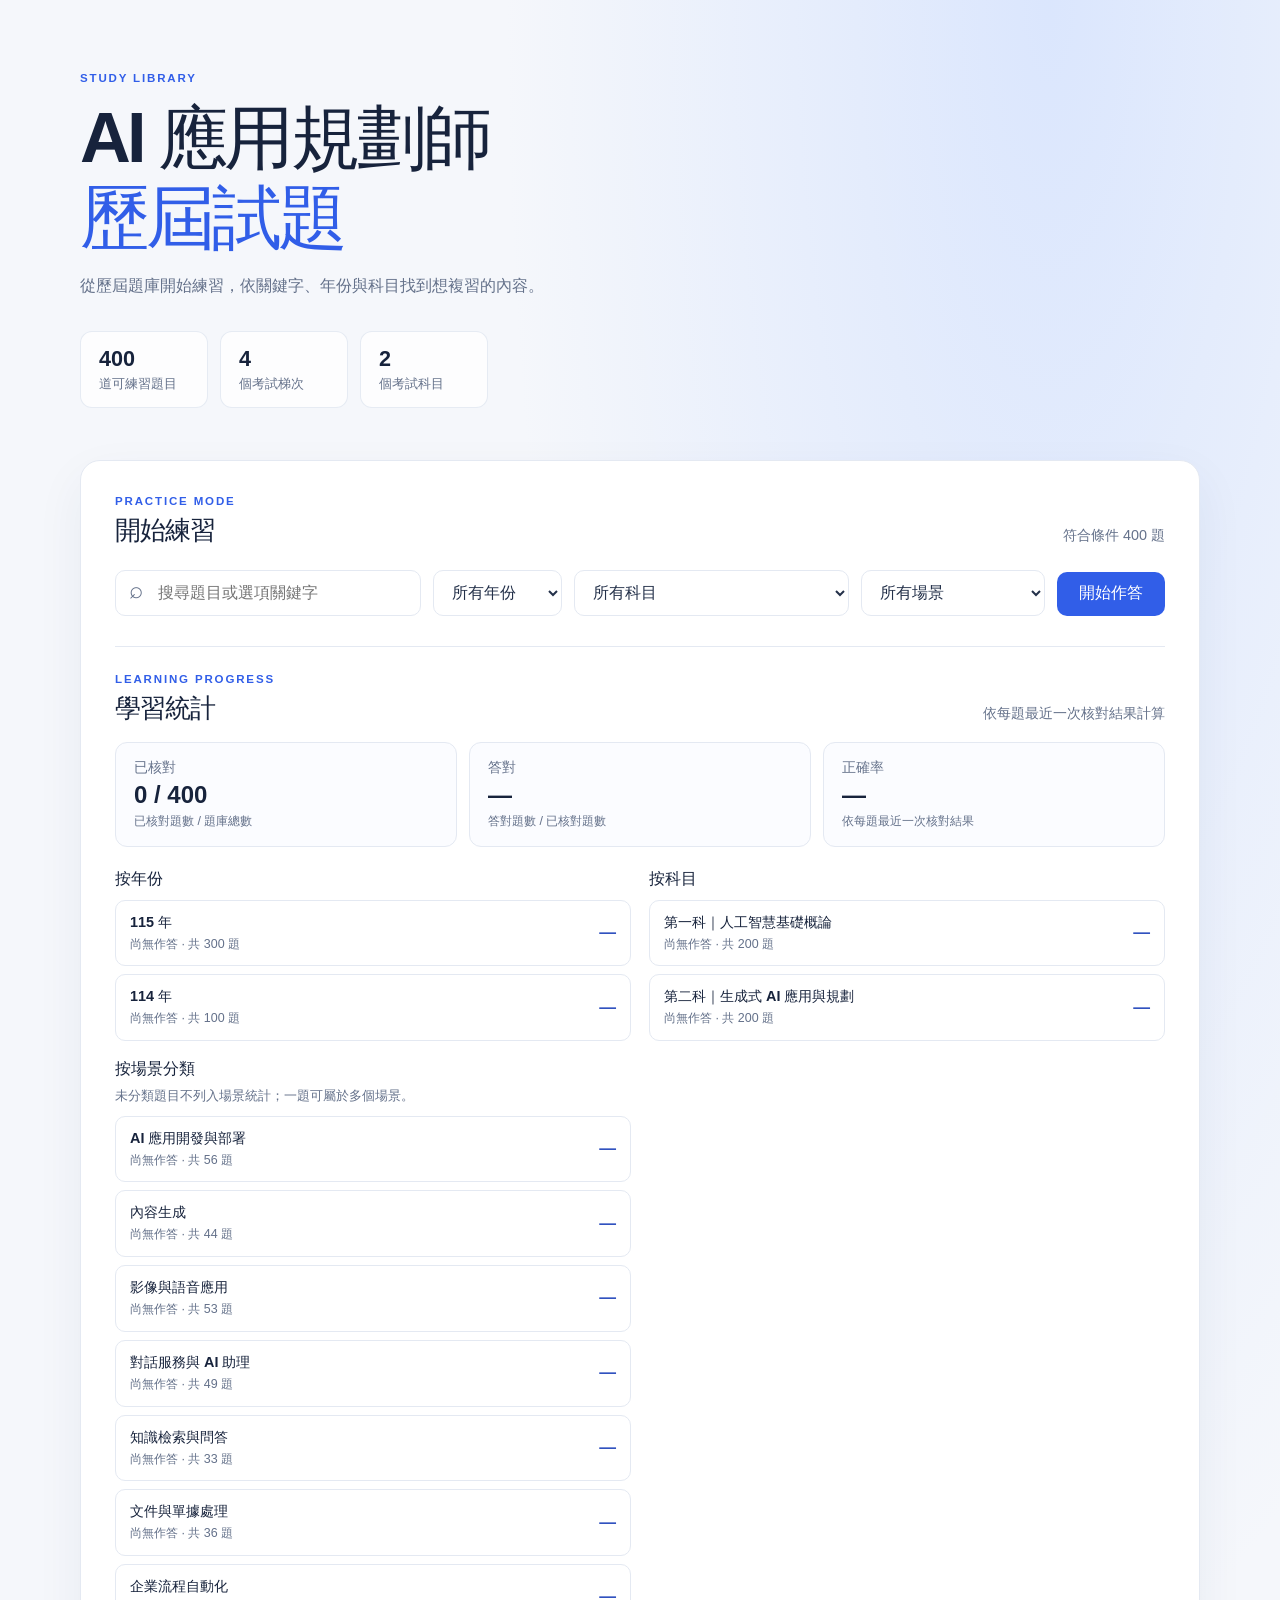
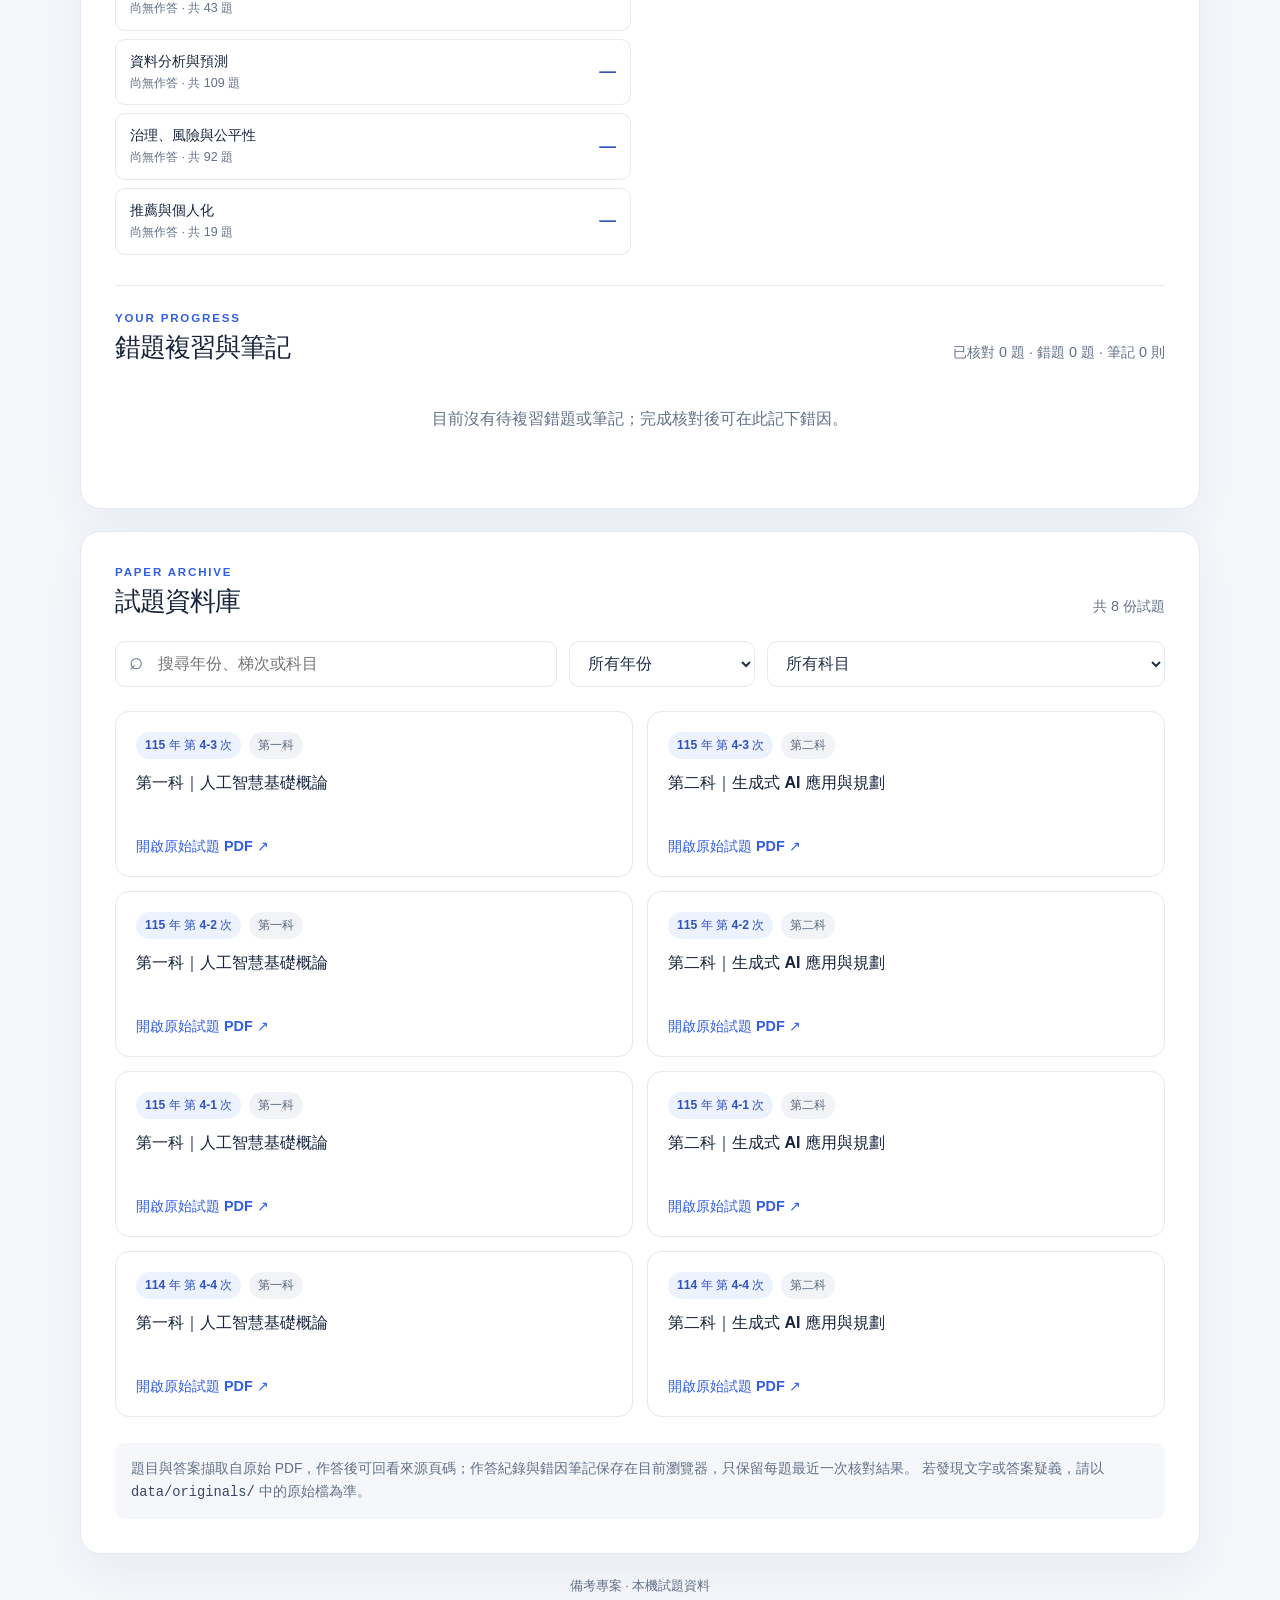
<file: src/index.html>
<!doctype html>
<html lang="zh-Hant">
  <head>
    <meta charset="utf-8">
    <meta name="viewport" content="width=device-width, initial-scale=1">
    <meta name="theme-color" content="#f5f7fb">
    <title>AI 應用規劃師｜歷屆試題</title>
    <link rel="stylesheet" href="./styles.css">
    <script src="../data/extracted/questions.js" defer></script>
    <script src="./app.js" defer></script>
  </head>
  <body>
    <main class="page">
      <header class="hero">
        <p class="eyebrow">STUDY LIBRARY</p>
        <h1>AI 應用規劃師<br><span>歷屆試題</span></h1>
        <p class="intro">從歷屆題庫開始練習，依關鍵字、年份與科目找到想複習的內容。</p>
        <div class="summary" aria-label="試題資料概況">
          <div class="summary-item">
            <strong id="total-question-count">0</strong>
            <span>道可練習題目</span>
          </div>
          <div class="summary-item">
            <strong>4</strong>
            <span>個考試梯次</span>
          </div>
          <div class="summary-item">
            <strong>2</strong>
            <span>個考試科目</span>
          </div>
        </div>
      </header>

      <section class="practice" aria-labelledby="practice-title">
        <div class="section-heading">
          <div>
            <p class="eyebrow">PRACTICE MODE</p>
            <h2 id="practice-title">開始練習</h2>
          </div>
          <p class="result-count" id="question-count" aria-live="polite"></p>
        </div>

        <form class="filters practice-filters" id="practice-filters">
          <label class="search-field">
            <span class="sr-only">搜尋題目內容</span>
            <span class="search-icon" aria-hidden="true">⌕</span>
            <input id="question-search" name="search" type="search" placeholder="搜尋題目或選項關鍵字">
          </label>
          <label>
            <span class="sr-only">練習年份</span>
            <select id="practice-year" name="year">
              <option value="">所有年份</option>
              <option value="115">115 年</option>
              <option value="114">114 年</option>
            </select>
          </label>
          <label>
            <span class="sr-only">練習科目</span>
            <select id="practice-subject" name="subject">
              <option value="">所有科目</option>
              <option value="first">第一科｜人工智慧基礎概論</option>
              <option value="second">第二科｜生成式 AI 應用與規劃</option>
            </select>
          </label>
          <label class="scenario-filter">
            <span class="sr-only">練習場景</span>
            <select id="practice-scenario" name="scenario">
              <option value="">所有場景</option>
              <option value="unclassified">未分類（已檢視）</option>
              <option value="unreviewed">尚未檢視</option>
            </select>
          </label>
          <button class="primary-button" id="start-practice" type="submit">開始作答</button>
        </form>

        <p class="data-error" id="data-error" role="alert" hidden>題庫資料載入失敗，請重新執行題目匯入流程。</p>
        <p class="empty-state" id="practice-empty" hidden>目前條件下沒有題目，請調整搜尋或篩選條件。</p>

        <article class="quiz-card" id="quiz-card" aria-live="polite" hidden>
          <div class="quiz-meta" id="quiz-meta"></div>
          <p class="quiz-progress" id="quiz-progress"></p>
          <h3 class="question-text" id="question-text"></h3>
          <fieldset class="choices" id="choices">
            <legend class="sr-only">選擇答案</legend>
          </fieldset>
          <div class="feedback" id="feedback" role="status" hidden>
            <p id="feedback-text"></p>
            <a id="source-link" target="_blank" rel="noopener"></a>
            <div class="explanation-links" id="explanation-links"></div>
          </div>
          <div class="quiz-controls">
            <button class="secondary-button" id="previous-question" type="button">上一題</button>
            <button class="secondary-button" id="check-answer" type="button">查看答案</button>
            <button class="primary-button" id="next-question" type="button">下一題</button>
          </div>
        </article>

        <div class="quiz-summary" id="quiz-summary" hidden>
          <h3>本回合完成</h3>
          <p id="summary-text"></p>
          <button class="primary-button" id="restart-practice" type="button">再練一次</button>
        </div>

        <section class="learning-stats" aria-labelledby="stats-title">
          <div class="section-heading">
            <div>
              <p class="eyebrow">LEARNING PROGRESS</p>
              <h2 id="stats-title">學習統計</h2>
            </div>
            <p class="result-count">依每題最近一次核對結果計算</p>
          </div>
          <div class="stats-overview" id="stats-overview" aria-live="polite"></div>
          <div class="stats-breakdowns">
            <section class="stats-breakdown" aria-labelledby="year-stats-title">
              <h3 id="year-stats-title">按年份</h3>
              <div class="stats-list" id="year-stats"></div>
            </section>
            <section class="stats-breakdown" aria-labelledby="subject-stats-title">
              <h3 id="subject-stats-title">按科目</h3>
              <div class="stats-list" id="subject-stats"></div>
            </section>
            <section class="stats-breakdown" aria-labelledby="scenario-stats-title">
              <h3 id="scenario-stats-title">按場景分類</h3>
              <p class="stats-note">未分類題目不列入場景統計；一題可屬於多個場景。</p>
              <div class="stats-list" id="scenario-stats"></div>
            </section>
          </div>
        </section>

        <section class="study-records" aria-labelledby="records-title">
          <div class="section-heading">
            <div>
              <p class="eyebrow">YOUR PROGRESS</p>
              <h2 id="records-title">錯題複習與筆記</h2>
            </div>
            <p class="result-count" id="record-summary" aria-live="polite"></p>
          </div>
          <p class="data-error" id="record-error" role="alert" hidden></p>
          <div class="wrong-question-list" id="wrong-question-list"></div>
          <p class="empty-state" id="wrong-empty">目前沒有待複習錯題或筆記；完成核對後可在此記下錯因。</p>
        </section>
      </section>

      <section class="library" aria-labelledby="library-title">
        <div class="section-heading">
          <div>
            <p class="eyebrow">PAPER ARCHIVE</p>
            <h2 id="library-title">試題資料庫</h2>
          </div>
          <p class="result-count" id="result-count" aria-live="polite"></p>
        </div>

        <form class="filters" id="filters">
          <label class="search-field">
            <span class="sr-only">搜尋試題</span>
            <span class="search-icon" aria-hidden="true">⌕</span>
            <input id="search" name="search" type="search" placeholder="搜尋年份、梯次或科目">
          </label>
          <label>
            <span class="sr-only">考試年份</span>
            <select id="year-filter" name="year">
              <option value="">所有年份</option>
              <option value="115">115 年</option>
              <option value="114">114 年</option>
            </select>
          </label>
          <label>
            <span class="sr-only">考試科目</span>
            <select id="subject-filter" name="subject">
              <option value="">所有科目</option>
              <option value="first">第一科｜人工智慧基礎概論</option>
              <option value="second">第二科｜生成式 AI 應用與規劃</option>
            </select>
          </label>
        </form>

        <div class="paper-grid" id="paper-list" aria-live="polite"></div>
        <p class="empty-state" id="empty-state" hidden>找不到符合條件的試題，請調整搜尋內容或篩選條件。</p>
        <p class="notice">
          題目與答案擷取自原始 PDF，作答後可回看來源頁碼；作答紀錄與錯因筆記保存在目前瀏覽器，只保留每題最近一次核對結果。
          若發現文字或答案疑義，請以 <code>data/originals/</code> 中的原始檔為準。
        </p>
      </section>

      <footer>備考專案 · 本機試題資料</footer>
    </main>
  </body>
</html>
</file>
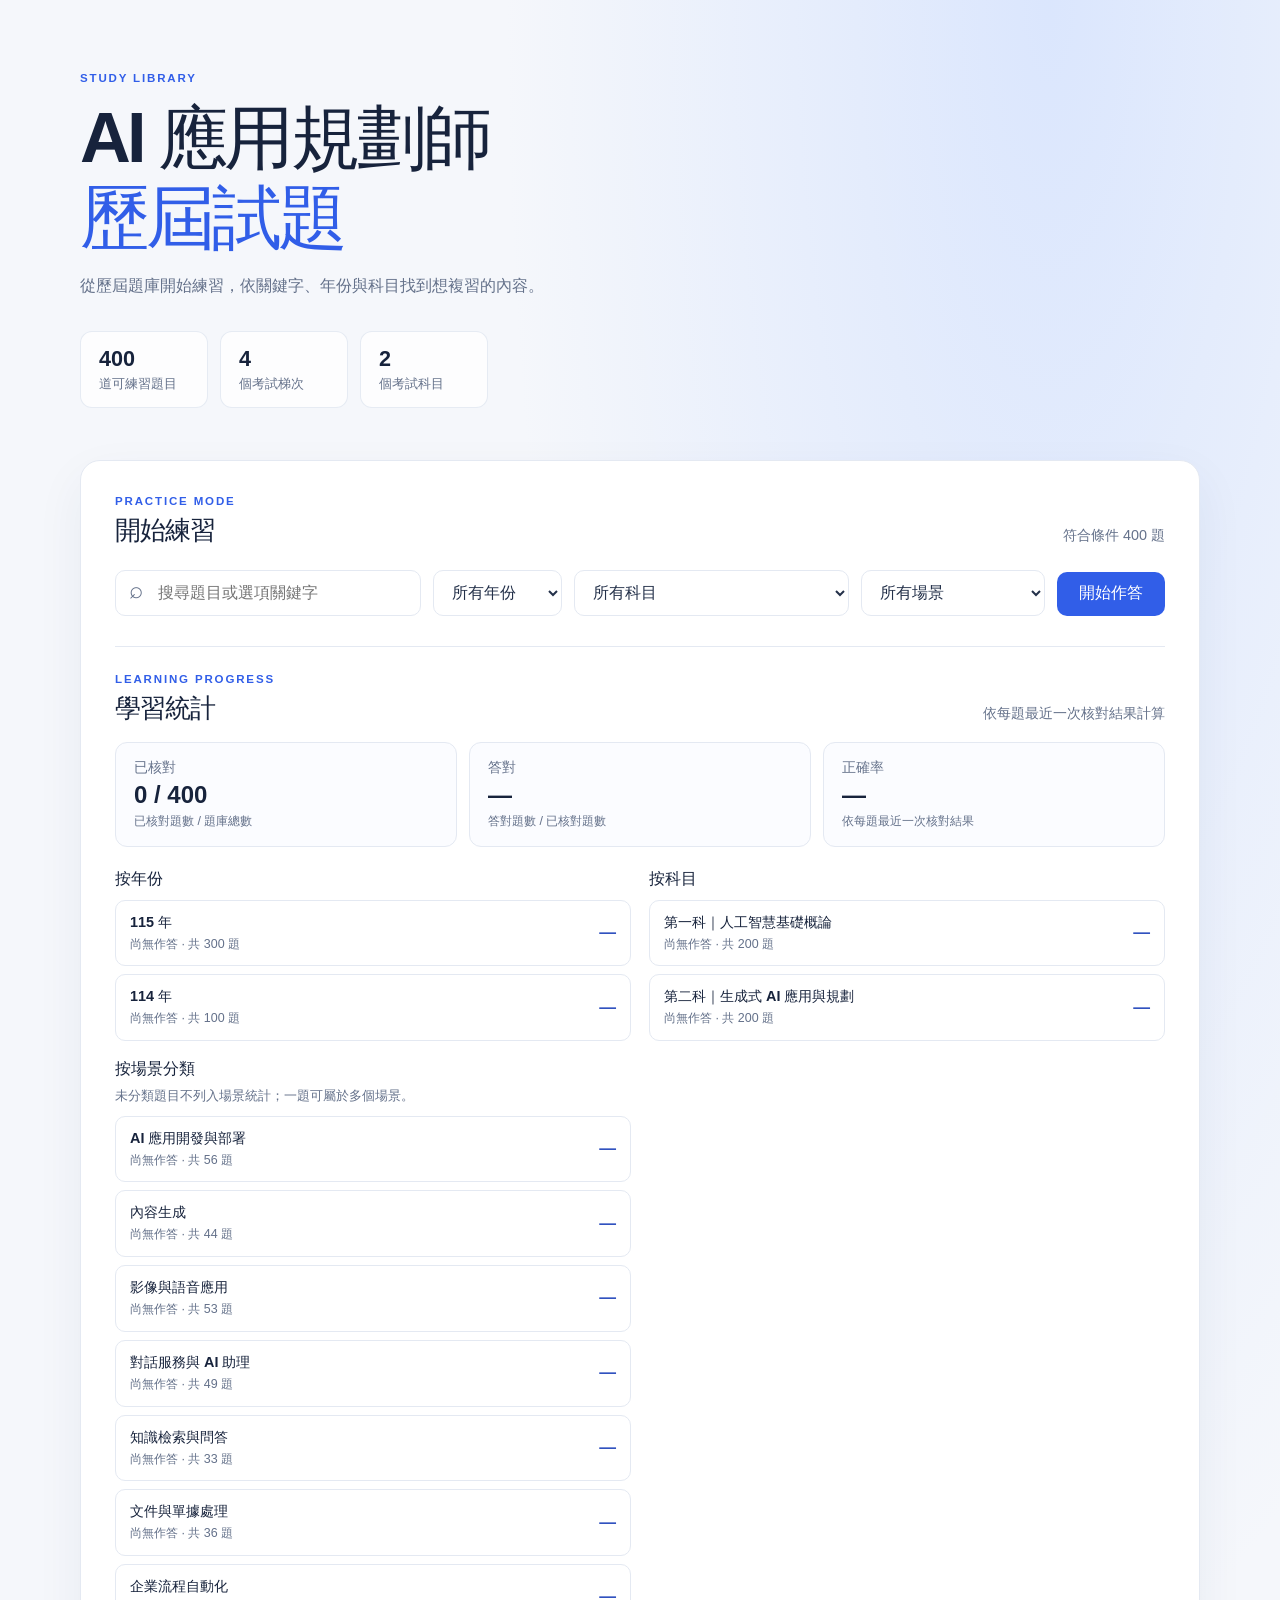
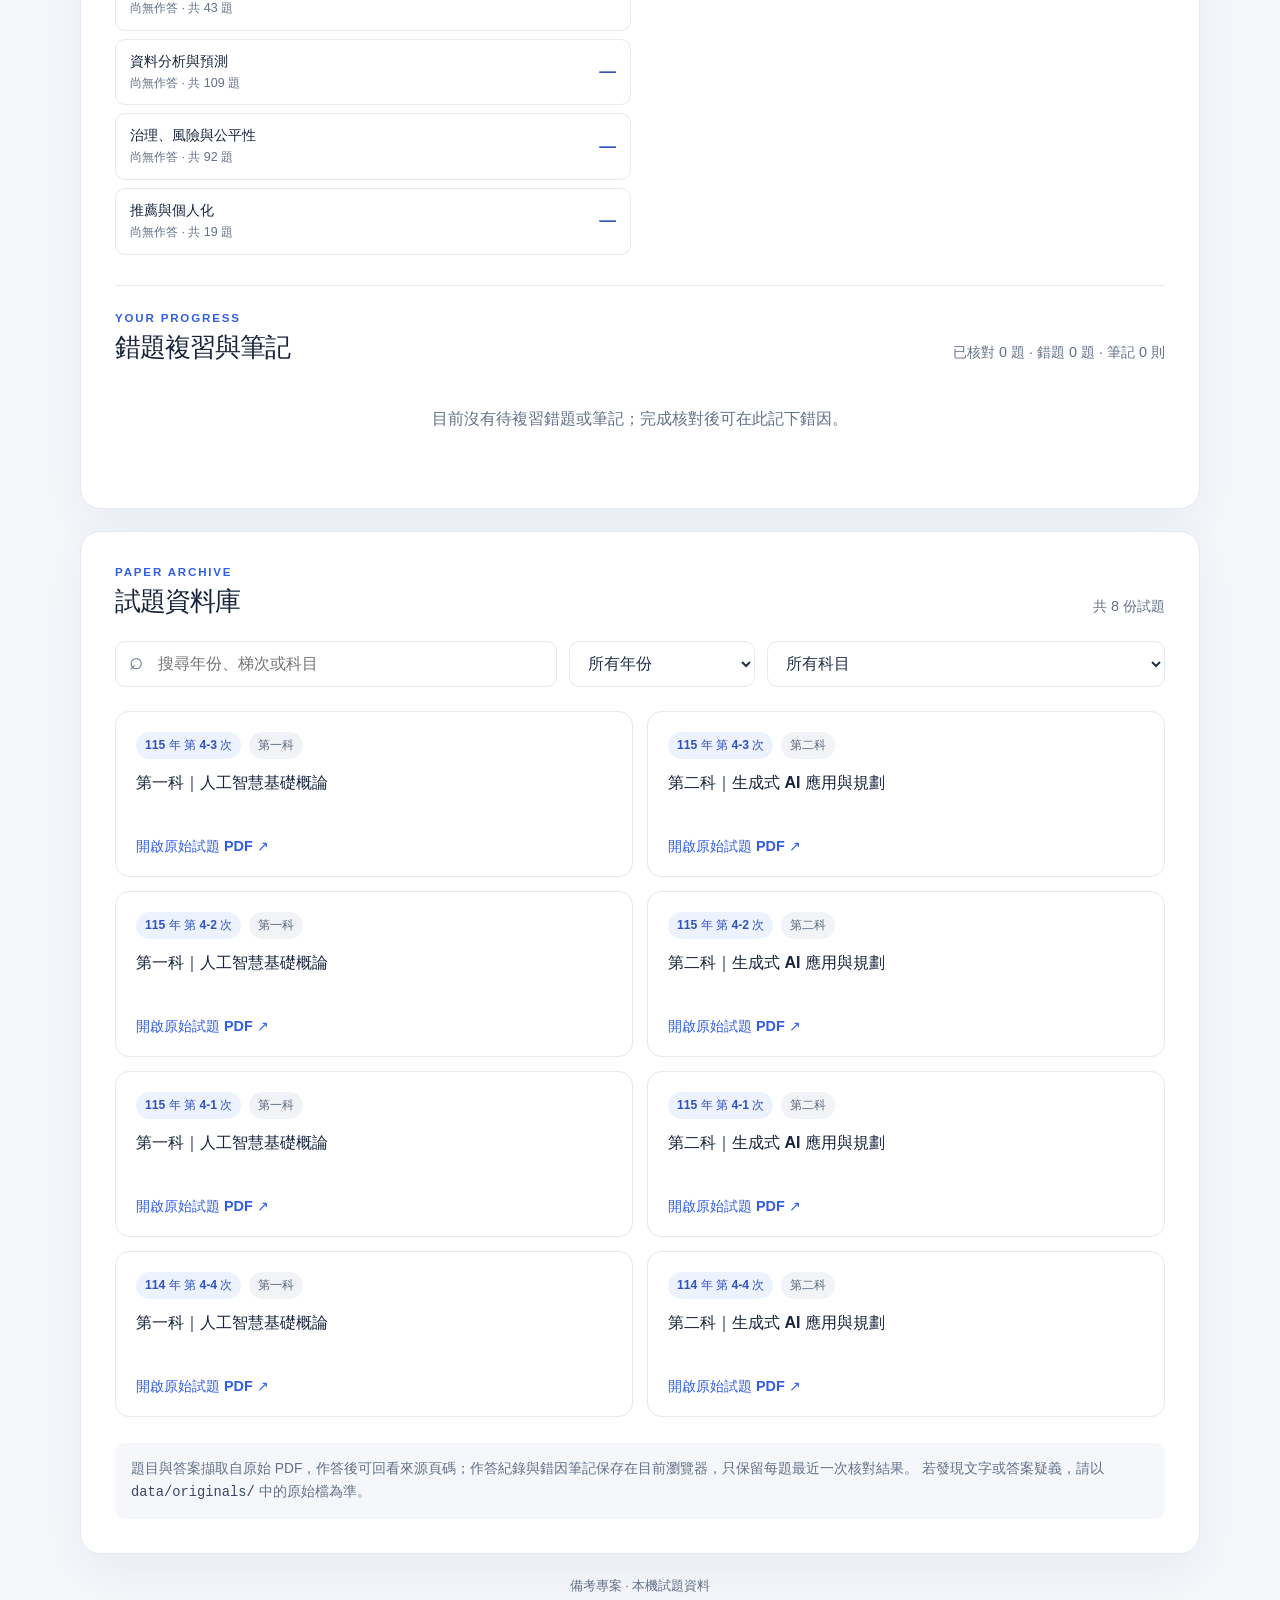
<file: docs/src/index.html>
<!doctype html>
<html lang="zh-Hant">
  <head>
    <meta charset="utf-8">
    <meta name="viewport" content="width=device-width, initial-scale=1">
    <meta name="theme-color" content="#f5f7fb">
    <title>AI 應用規劃師｜歷屆試題</title>
    <link rel="stylesheet" href="./styles.css">
    <script src="../data/extracted/questions.js" defer></script>
    <script src="./app.js" defer></script>
  </head>
  <body>
    <main class="page">
      <header class="hero">
        <p class="eyebrow">STUDY LIBRARY</p>
        <h1>AI 應用規劃師<br><span>歷屆試題</span></h1>
        <p class="intro">從歷屆題庫開始練習，依關鍵字、年份與科目找到想複習的內容。</p>
        <div class="summary" aria-label="試題資料概況">
          <div class="summary-item">
            <strong id="total-question-count">0</strong>
            <span>道可練習題目</span>
          </div>
          <div class="summary-item">
            <strong>4</strong>
            <span>個考試梯次</span>
          </div>
          <div class="summary-item">
            <strong>2</strong>
            <span>個考試科目</span>
          </div>
        </div>
      </header>

      <section class="practice" aria-labelledby="practice-title">
        <div class="section-heading">
          <div>
            <p class="eyebrow">PRACTICE MODE</p>
            <h2 id="practice-title">開始練習</h2>
          </div>
          <p class="result-count" id="question-count" aria-live="polite"></p>
        </div>

        <form class="filters practice-filters" id="practice-filters">
          <label class="search-field">
            <span class="sr-only">搜尋題目內容</span>
            <span class="search-icon" aria-hidden="true">⌕</span>
            <input id="question-search" name="search" type="search" placeholder="搜尋題目或選項關鍵字">
          </label>
          <label>
            <span class="sr-only">練習年份</span>
            <select id="practice-year" name="year">
              <option value="">所有年份</option>
              <option value="115">115 年</option>
              <option value="114">114 年</option>
            </select>
          </label>
          <label>
            <span class="sr-only">練習科目</span>
            <select id="practice-subject" name="subject">
              <option value="">所有科目</option>
              <option value="first">第一科｜人工智慧基礎概論</option>
              <option value="second">第二科｜生成式 AI 應用與規劃</option>
            </select>
          </label>
          <label class="scenario-filter">
            <span class="sr-only">練習場景</span>
            <select id="practice-scenario" name="scenario">
              <option value="">所有場景</option>
              <option value="unclassified">未分類（已檢視）</option>
              <option value="unreviewed">尚未檢視</option>
            </select>
          </label>
          <button class="primary-button" id="start-practice" type="submit">開始作答</button>
        </form>

        <p class="data-error" id="data-error" role="alert" hidden>題庫資料載入失敗，請重新執行題目匯入流程。</p>
        <p class="empty-state" id="practice-empty" hidden>目前條件下沒有題目，請調整搜尋或篩選條件。</p>

        <article class="quiz-card" id="quiz-card" aria-live="polite" hidden>
          <div class="quiz-meta" id="quiz-meta"></div>
          <p class="quiz-progress" id="quiz-progress"></p>
          <h3 class="question-text" id="question-text"></h3>
          <fieldset class="choices" id="choices">
            <legend class="sr-only">選擇答案</legend>
          </fieldset>
          <div class="feedback" id="feedback" role="status" hidden>
            <p id="feedback-text"></p>
            <a id="source-link" target="_blank" rel="noopener"></a>
          </div>
          <div class="quiz-controls">
            <button class="secondary-button" id="previous-question" type="button">上一題</button>
            <button class="secondary-button" id="check-answer" type="button">查看答案</button>
            <button class="primary-button" id="next-question" type="button">下一題</button>
          </div>
        </article>

        <div class="quiz-summary" id="quiz-summary" hidden>
          <h3>本回合完成</h3>
          <p id="summary-text"></p>
          <button class="primary-button" id="restart-practice" type="button">再練一次</button>
        </div>

        <section class="learning-stats" aria-labelledby="stats-title">
          <div class="section-heading">
            <div>
              <p class="eyebrow">LEARNING PROGRESS</p>
              <h2 id="stats-title">學習統計</h2>
            </div>
            <p class="result-count">依每題最近一次核對結果計算</p>
          </div>
          <div class="stats-overview" id="stats-overview" aria-live="polite"></div>
          <div class="stats-breakdowns">
            <section class="stats-breakdown" aria-labelledby="year-stats-title">
              <h3 id="year-stats-title">按年份</h3>
              <div class="stats-list" id="year-stats"></div>
            </section>
            <section class="stats-breakdown" aria-labelledby="subject-stats-title">
              <h3 id="subject-stats-title">按科目</h3>
              <div class="stats-list" id="subject-stats"></div>
            </section>
            <section class="stats-breakdown" aria-labelledby="scenario-stats-title">
              <h3 id="scenario-stats-title">按場景分類</h3>
              <p class="stats-note">未分類題目不列入場景統計；一題可屬於多個場景。</p>
              <div class="stats-list" id="scenario-stats"></div>
            </section>
          </div>
        </section>

        <section class="study-records" aria-labelledby="records-title">
          <div class="section-heading">
            <div>
              <p class="eyebrow">YOUR PROGRESS</p>
              <h2 id="records-title">錯題複習與筆記</h2>
            </div>
            <p class="result-count" id="record-summary" aria-live="polite"></p>
          </div>
          <p class="data-error" id="record-error" role="alert" hidden></p>
          <div class="wrong-question-list" id="wrong-question-list"></div>
          <p class="empty-state" id="wrong-empty">目前沒有待複習錯題或筆記；完成核對後可在此記下錯因。</p>
        </section>
      </section>

      <section class="library" aria-labelledby="library-title">
        <div class="section-heading">
          <div>
            <p class="eyebrow">PAPER ARCHIVE</p>
            <h2 id="library-title">試題資料庫</h2>
          </div>
          <p class="result-count" id="result-count" aria-live="polite"></p>
        </div>

        <form class="filters" id="filters">
          <label class="search-field">
            <span class="sr-only">搜尋試題</span>
            <span class="search-icon" aria-hidden="true">⌕</span>
            <input id="search" name="search" type="search" placeholder="搜尋年份、梯次或科目">
          </label>
          <label>
            <span class="sr-only">考試年份</span>
            <select id="year-filter" name="year">
              <option value="">所有年份</option>
              <option value="115">115 年</option>
              <option value="114">114 年</option>
            </select>
          </label>
          <label>
            <span class="sr-only">考試科目</span>
            <select id="subject-filter" name="subject">
              <option value="">所有科目</option>
              <option value="first">第一科｜人工智慧基礎概論</option>
              <option value="second">第二科｜生成式 AI 應用與規劃</option>
            </select>
          </label>
        </form>

        <div class="paper-grid" id="paper-list" aria-live="polite"></div>
        <p class="empty-state" id="empty-state" hidden>找不到符合條件的試題，請調整搜尋內容或篩選條件。</p>
        <p class="notice">
          題目與答案擷取自原始 PDF，作答後可回看來源頁碼；作答紀錄與錯因筆記保存在目前瀏覽器，只保留每題最近一次核對結果。
          若發現文字或答案疑義，請以 <code>data/originals/</code> 中的原始檔為準。
        </p>
      </section>

      <footer>備考專案 · 本機試題資料</footer>
    </main>
  </body>
</html>
</file>
<file: src/styles.css>
:root {
  color-scheme: light;
  font-family: "Microsoft JhengHei", "Noto Sans TC", "Segoe UI", sans-serif;
  color: #17233c;
  background: #f5f7fb;
  font-synthesis: none;
  text-rendering: optimizeLegibility;
  --muted: #64718a;
  --line: #e4e9f2;
  --blue: #315ee8;
}

* {
  box-sizing: border-box;
}

body {
  min-width: 320px;
  margin: 0;
  background:
    radial-gradient(ellipse at 82% 0, rgba(197, 216, 255, 0.55), transparent 34rem),
    #f5f7fb;
}

.page {
  width: min(1120px, calc(100% - 48px));
  margin: 0 auto;
}

.hero {
  padding: 72px 0 52px;
}

.eyebrow {
  margin: 0 0 14px;
  color: var(--blue);
  font-size: 0.72rem;
  font-weight: 700;
  letter-spacing: 0.16em;
}

h1,
h2,
p {
  margin-top: 0;
}

h1 {
  margin-bottom: 16px;
  font-size: clamp(2.4rem, 6vw, 4.4rem);
  line-height: 1.14;
  letter-spacing: -0.055em;
}

h1 span {
  color: var(--blue);
}

.intro {
  margin-bottom: 34px;
  color: var(--muted);
  font-size: 1.02rem;
}

.summary {
  display: flex;
  gap: 12px;
}

.summary-item {
  display: grid;
  min-width: 128px;
  padding: 14px 18px;
  border: 1px solid rgba(228, 233, 242, 0.9);
  border-radius: 12px;
  background: rgba(255, 255, 255, 0.74);
}

.summary-item strong {
  font-size: 1.35rem;
}

.summary-item span {
  margin-top: 3px;
  color: var(--muted);
  font-size: 0.82rem;
}

.practice,
.library {
  padding: 34px;
  border: 1px solid var(--line);
  border-radius: 20px;
  background: #fff;
  box-shadow: 0 18px 50px rgba(32, 54, 100, 0.06);
}

.practice {
  margin-bottom: 22px;
}

.section-heading {
  display: flex;
  align-items: end;
  justify-content: space-between;
  gap: 16px;
  margin-bottom: 22px;
}

.section-heading .eyebrow {
  margin-bottom: 6px;
}

h2 {
  margin-bottom: 0;
  font-size: 1.65rem;
  letter-spacing: -0.035em;
}

.result-count {
  margin-bottom: 3px;
  color: var(--muted);
  font-size: 0.9rem;
}

.filters {
  display: grid;
  grid-template-columns: minmax(200px, 1fr) minmax(140px, 0.42fr) minmax(240px, 0.9fr);
  gap: 12px;
  margin-bottom: 24px;
}

.practice-filters {
  grid-template-columns:
    minmax(200px, 1fr)
    minmax(125px, 0.42fr)
    minmax(220px, 0.9fr)
    minmax(150px, 0.6fr)
    auto;
  align-items: end;
}

.practice-filters .primary-button {
  min-width: 108px;
  white-space: nowrap;
}

.filters input,
.filters select {
  width: 100%;
  min-height: 46px;
  padding: 0 14px;
  border: 1px solid var(--line);
  border-radius: 10px;
  outline: none;
  background: #fff;
  color: #24314a;
  font: inherit;
}

.filters input:focus,
.filters select:focus {
  border-color: #9cb2ff;
  box-shadow: 0 0 0 3px rgba(49, 94, 232, 0.1);
}

.primary-button,
.secondary-button {
  min-height: 44px;
  padding: 0 18px;
  border: 1px solid transparent;
  border-radius: 10px;
  font: inherit;
  font-weight: 700;
  cursor: pointer;
  transition: background 160ms ease, border-color 160ms ease, transform 160ms ease;
}

.primary-button {
  background: var(--blue);
  color: #fff;
}

.primary-button:hover:not(:disabled) {
  transform: translateY(-1px);
  background: #244bc7;
}

.secondary-button {
  border-color: var(--line);
  background: #fff;
  color: #34425c;
}

.secondary-button:hover:not(:disabled) {
  border-color: #b7c6f4;
  background: #f7f9ff;
}

.primary-button:disabled,
.secondary-button:disabled {
  cursor: not-allowed;
  opacity: 0.48;
}

.primary-button:focus-visible,
.secondary-button:focus-visible {
  outline: 3px solid rgba(49, 94, 232, 0.28);
  outline-offset: 2px;
}

.search-field {
  position: relative;
}

.search-field input {
  padding-left: 42px;
}

.search-icon {
  position: absolute;
  top: 8px;
  left: 14px;
  color: var(--muted);
  font-size: 1.5rem;
  line-height: 1;
}

.paper-grid {
  display: grid;
  grid-template-columns: repeat(2, minmax(0, 1fr));
  gap: 14px;
}

.paper-card {
  display: flex;
  min-height: 166px;
  flex-direction: column;
  justify-content: space-between;
  padding: 20px;
  border: 1px solid var(--line);
  border-radius: 14px;
  transition: border-color 160ms ease, transform 160ms ease, box-shadow 160ms ease;
}

.paper-card:hover {
  transform: translateY(-2px);
  border-color: #c4d1ff;
  box-shadow: 0 10px 24px rgba(32, 54, 100, 0.07);
}

.paper-meta {
  display: flex;
  flex-wrap: wrap;
  align-items: center;
  gap: 8px;
  margin-bottom: 12px;
}

.badge {
  padding: 5px 9px;
  border-radius: 99px;
  background: #edf2ff;
  color: #3152bf;
  font-size: 0.76rem;
  font-weight: 600;
}

.paper-meta .subject-badge {
  background: #f1f3f7;
  color: #5a667b;
}

.paper-card h3 {
  margin: 0 0 14px;
  font-size: 1rem;
  line-height: 1.55;
}

.paper-link {
  display: inline-flex;
  align-items: center;
  gap: 7px;
  width: fit-content;
  color: var(--blue);
  font-size: 0.9rem;
  font-weight: 700;
  text-decoration: none;
}

.paper-link:hover {
  text-decoration: underline;
}

.paper-link:focus-visible {
  outline: 3px solid rgba(49, 94, 232, 0.35);
  outline-offset: 3px;
}

.empty-state {
  padding: 28px 12px;
  color: var(--muted);
  text-align: center;
}

.quiz-card,
.quiz-summary {
  padding: 24px;
  border: 1px solid var(--line);
  border-radius: 14px;
  background: #fbfcff;
}

.quiz-meta {
  display: flex;
  flex-wrap: wrap;
  gap: 8px;
  margin-bottom: 16px;
}

.quiz-progress {
  margin-bottom: 12px;
  color: var(--muted);
  font-size: 0.88rem;
}

.question-text {
  margin: 0 0 18px;
  font-size: 1.12rem;
  line-height: 1.85;
  white-space: pre-wrap;
}

.choices {
  display: grid;
  gap: 10px;
  margin: 0;
  padding: 0;
  border: 0;
}

.choice {
  display: grid;
  grid-template-columns: 18px 38px 1fr;
  align-items: start;
  gap: 10px;
  padding: 14px;
  border: 1px solid var(--line);
  border-radius: 10px;
  background: #fff;
  cursor: pointer;
  line-height: 1.7;
}

.choice:has(input:checked) {
  border-color: #9cb2ff;
  background: #f5f7ff;
}

.choice input {
  margin: 5px 0 0;
  accent-color: var(--blue);
}

.choice-label {
  color: #34425c;
  font-weight: 700;
}

.feedback {
  margin-top: 16px;
  padding: 14px 16px;
  border-radius: 10px;
  background: #fff3f0;
  color: #8d3e2e;
  line-height: 1.7;
}

.feedback.is-correct {
  background: #edf8f1;
  color: #21643b;
}

.feedback p {
  margin: 0 0 6px;
  font-weight: 700;
}

.feedback a {
  color: inherit;
  font-size: 0.88rem;
}

.explanation-links {
  display: flex;
  flex-wrap: wrap;
  gap: 10px 16px;
  margin-top: 4px;
}

.quiz-controls {
  display: flex;
  justify-content: space-between;
  gap: 10px;
  margin-top: 22px;
}

.quiz-summary h3 {
  margin-bottom: 8px;
}

.learning-stats,
.study-records {
  margin-top: 30px;
  padding-top: 26px;
  border-top: 1px solid var(--line);
}

.learning-stats .section-heading {
  margin-bottom: 16px;
}

.stats-overview {
  display: grid;
  grid-template-columns: repeat(3, minmax(0, 1fr));
  gap: 12px;
}

.stats-card {
  display: grid;
  gap: 4px;
  padding: 16px 18px;
  border: 1px solid var(--line);
  border-radius: 12px;
  background: #fbfcff;
}

.stats-card span,
.stats-card small {
  color: var(--muted);
}

.stats-card span {
  font-size: 0.86rem;
}

.stats-card strong {
  font-size: 1.5rem;
}

.stats-card small {
  font-size: 0.78rem;
}

.stats-breakdowns {
  display: grid;
  grid-template-columns: repeat(2, minmax(0, 1fr));
  gap: 18px;
  margin-top: 22px;
}

.stats-breakdown h3 {
  margin: 0 0 10px;
  font-size: 1rem;
}

.stats-note {
  margin: -4px 0 10px;
  color: var(--muted);
  font-size: 0.82rem;
  line-height: 1.5;
}

.stats-list {
  display: grid;
  gap: 8px;
}

.stats-row {
  display: flex;
  align-items: center;
  justify-content: space-between;
  gap: 12px;
  padding: 12px 14px;
  border: 1px solid var(--line);
  border-radius: 10px;
}

.stats-row h4 {
  margin: 0 0 3px;
  font-size: 0.9rem;
}

.stats-row p {
  margin: 0;
  color: var(--muted);
  font-size: 0.78rem;
  line-height: 1.5;
}

.stats-rate {
  flex: 0 0 auto;
  color: #3152bf;
  font-size: 1.05rem;
}

.study-records .section-heading {
  margin-bottom: 16px;
}

.wrong-question-list {
  display: grid;
  gap: 12px;
}

.wrong-question-card {
  padding: 18px;
  border: 1px solid var(--line);
  border-radius: 12px;
  background: #fff;
}

.wrong-question-card .quiz-progress {
  margin-bottom: 8px;
}

.wrong-question-text {
  margin-bottom: 8px;
  line-height: 1.7;
  white-space: pre-wrap;
}

.wrong-answer {
  margin-bottom: 14px;
  color: var(--muted);
  font-size: 0.9rem;
  line-height: 1.6;
}

.note-field {
  display: grid;
  gap: 7px;
  margin-bottom: 14px;
  color: #34425c;
  font-size: 0.9rem;
  font-weight: 700;
}

.note-field textarea {
  width: 100%;
  min-height: 88px;
  padding: 10px 12px;
  border: 1px solid var(--line);
  border-radius: 9px;
  outline: none;
  color: #24314a;
  font: inherit;
  font-weight: 400;
  line-height: 1.6;
  resize: vertical;
}

.note-field textarea:focus {
  border-color: #9cb2ff;
  box-shadow: 0 0 0 3px rgba(49, 94, 232, 0.1);
}

.note-status {
  min-height: 1.3em;
  color: var(--muted);
  font-size: 0.8rem;
  font-weight: 400;
}

.wrong-question-card.is-corrected {
  border-color: #cde8d6;
  background: #f7fcf8;
}

.quiz-summary p {
  color: var(--muted);
  line-height: 1.7;
}

.data-error {
  padding: 14px 16px;
  border-radius: 10px;
  background: #fff3f0;
  color: #8d3e2e;
}

.notice {
  margin: 26px 0 0;
  padding: 14px 16px;
  border-radius: 10px;
  background: #f5f7fb;
  color: var(--muted);
  font-size: 0.86rem;
  line-height: 1.7;
}

.notice code {
  color: #394866;
}

footer {
  padding: 24px 0 34px;
  color: var(--muted);
  font-size: 0.8rem;
  text-align: center;
}

.sr-only {
  position: absolute;
  width: 1px;
  height: 1px;
  overflow: hidden;
  clip: rect(0, 0, 0, 0);
  white-space: nowrap;
  clip-path: inset(50%);
}

@media (max-width: 900px) {
  .practice-filters {
    grid-template-columns:
      minmax(180px, 1fr)
      repeat(3, minmax(140px, 0.65fr));
  }

  .practice-filters .primary-button {
    grid-column: 1 / -1;
    width: 100%;
  }
}

@media (max-width: 700px) {
  .page {
    width: min(100% - 28px, 560px);
  }

  .hero {
    padding: 48px 0 34px;
  }

  .summary {
    gap: 8px;
  }

  .summary-item {
    min-width: 0;
    flex: 1;
    padding: 12px;
  }

  .library {
    padding: 22px 16px;
  }

  .stats-overview,
  .stats-breakdowns {
    grid-template-columns: 1fr;
  }

  .filters,
  .practice-filters,
  .paper-grid {
    grid-template-columns: 1fr;
  }

  .quiz-card,
  .quiz-summary {
    padding: 18px 14px;
  }

  .quiz-controls {
    display: grid;
    grid-template-columns: 1fr 1fr;
  }

  #check-answer {
    grid-column: 1 / -1;
    grid-row: 1;
  }

  .section-heading {
    align-items: start;
  }
}
</file>
<file: docs/src/styles.css>
:root {
  color-scheme: light;
  font-family: "Microsoft JhengHei", "Noto Sans TC", "Segoe UI", sans-serif;
  color: #17233c;
  background: #f5f7fb;
  font-synthesis: none;
  text-rendering: optimizeLegibility;
  --muted: #64718a;
  --line: #e4e9f2;
  --blue: #315ee8;
}

* {
  box-sizing: border-box;
}

body {
  min-width: 320px;
  margin: 0;
  background:
    radial-gradient(ellipse at 82% 0, rgba(197, 216, 255, 0.55), transparent 34rem),
    #f5f7fb;
}

.page {
  width: min(1120px, calc(100% - 48px));
  margin: 0 auto;
}

.hero {
  padding: 72px 0 52px;
}

.eyebrow {
  margin: 0 0 14px;
  color: var(--blue);
  font-size: 0.72rem;
  font-weight: 700;
  letter-spacing: 0.16em;
}

h1,
h2,
p {
  margin-top: 0;
}

h1 {
  margin-bottom: 16px;
  font-size: clamp(2.4rem, 6vw, 4.4rem);
  line-height: 1.14;
  letter-spacing: -0.055em;
}

h1 span {
  color: var(--blue);
}

.intro {
  margin-bottom: 34px;
  color: var(--muted);
  font-size: 1.02rem;
}

.summary {
  display: flex;
  gap: 12px;
}

.summary-item {
  display: grid;
  min-width: 128px;
  padding: 14px 18px;
  border: 1px solid rgba(228, 233, 242, 0.9);
  border-radius: 12px;
  background: rgba(255, 255, 255, 0.74);
}

.summary-item strong {
  font-size: 1.35rem;
}

.summary-item span {
  margin-top: 3px;
  color: var(--muted);
  font-size: 0.82rem;
}

.practice,
.library {
  padding: 34px;
  border: 1px solid var(--line);
  border-radius: 20px;
  background: #fff;
  box-shadow: 0 18px 50px rgba(32, 54, 100, 0.06);
}

.practice {
  margin-bottom: 22px;
}

.section-heading {
  display: flex;
  align-items: end;
  justify-content: space-between;
  gap: 16px;
  margin-bottom: 22px;
}

.section-heading .eyebrow {
  margin-bottom: 6px;
}

h2 {
  margin-bottom: 0;
  font-size: 1.65rem;
  letter-spacing: -0.035em;
}

.result-count {
  margin-bottom: 3px;
  color: var(--muted);
  font-size: 0.9rem;
}

.filters {
  display: grid;
  grid-template-columns: minmax(200px, 1fr) minmax(140px, 0.42fr) minmax(240px, 0.9fr);
  gap: 12px;
  margin-bottom: 24px;
}

.practice-filters {
  grid-template-columns:
    minmax(200px, 1fr)
    minmax(125px, 0.42fr)
    minmax(220px, 0.9fr)
    minmax(150px, 0.6fr)
    auto;
  align-items: end;
}

.practice-filters .primary-button {
  min-width: 108px;
  white-space: nowrap;
}

.filters input,
.filters select {
  width: 100%;
  min-height: 46px;
  padding: 0 14px;
  border: 1px solid var(--line);
  border-radius: 10px;
  outline: none;
  background: #fff;
  color: #24314a;
  font: inherit;
}

.filters input:focus,
.filters select:focus {
  border-color: #9cb2ff;
  box-shadow: 0 0 0 3px rgba(49, 94, 232, 0.1);
}

.primary-button,
.secondary-button {
  min-height: 44px;
  padding: 0 18px;
  border: 1px solid transparent;
  border-radius: 10px;
  font: inherit;
  font-weight: 700;
  cursor: pointer;
  transition: background 160ms ease, border-color 160ms ease, transform 160ms ease;
}

.primary-button {
  background: var(--blue);
  color: #fff;
}

.primary-button:hover:not(:disabled) {
  transform: translateY(-1px);
  background: #244bc7;
}

.secondary-button {
  border-color: var(--line);
  background: #fff;
  color: #34425c;
}

.secondary-button:hover:not(:disabled) {
  border-color: #b7c6f4;
  background: #f7f9ff;
}

.primary-button:disabled,
.secondary-button:disabled {
  cursor: not-allowed;
  opacity: 0.48;
}

.primary-button:focus-visible,
.secondary-button:focus-visible {
  outline: 3px solid rgba(49, 94, 232, 0.28);
  outline-offset: 2px;
}

.search-field {
  position: relative;
}

.search-field input {
  padding-left: 42px;
}

.search-icon {
  position: absolute;
  top: 8px;
  left: 14px;
  color: var(--muted);
  font-size: 1.5rem;
  line-height: 1;
}

.paper-grid {
  display: grid;
  grid-template-columns: repeat(2, minmax(0, 1fr));
  gap: 14px;
}

.paper-card {
  display: flex;
  min-height: 166px;
  flex-direction: column;
  justify-content: space-between;
  padding: 20px;
  border: 1px solid var(--line);
  border-radius: 14px;
  transition: border-color 160ms ease, transform 160ms ease, box-shadow 160ms ease;
}

.paper-card:hover {
  transform: translateY(-2px);
  border-color: #c4d1ff;
  box-shadow: 0 10px 24px rgba(32, 54, 100, 0.07);
}

.paper-meta {
  display: flex;
  flex-wrap: wrap;
  align-items: center;
  gap: 8px;
  margin-bottom: 12px;
}

.badge {
  padding: 5px 9px;
  border-radius: 99px;
  background: #edf2ff;
  color: #3152bf;
  font-size: 0.76rem;
  font-weight: 600;
}

.paper-meta .subject-badge {
  background: #f1f3f7;
  color: #5a667b;
}

.paper-card h3 {
  margin: 0 0 14px;
  font-size: 1rem;
  line-height: 1.55;
}

.paper-link {
  display: inline-flex;
  align-items: center;
  gap: 7px;
  width: fit-content;
  color: var(--blue);
  font-size: 0.9rem;
  font-weight: 700;
  text-decoration: none;
}

.paper-link:hover {
  text-decoration: underline;
}

.paper-link:focus-visible {
  outline: 3px solid rgba(49, 94, 232, 0.35);
  outline-offset: 3px;
}

.empty-state {
  padding: 28px 12px;
  color: var(--muted);
  text-align: center;
}

.quiz-card,
.quiz-summary {
  padding: 24px;
  border: 1px solid var(--line);
  border-radius: 14px;
  background: #fbfcff;
}

.quiz-meta {
  display: flex;
  flex-wrap: wrap;
  gap: 8px;
  margin-bottom: 16px;
}

.quiz-progress {
  margin-bottom: 12px;
  color: var(--muted);
  font-size: 0.88rem;
}

.question-text {
  margin: 0 0 18px;
  font-size: 1.12rem;
  line-height: 1.85;
  white-space: pre-wrap;
}

.choices {
  display: grid;
  gap: 10px;
  margin: 0;
  padding: 0;
  border: 0;
}

.choice {
  display: grid;
  grid-template-columns: 18px 38px 1fr;
  align-items: start;
  gap: 10px;
  padding: 14px;
  border: 1px solid var(--line);
  border-radius: 10px;
  background: #fff;
  cursor: pointer;
  line-height: 1.7;
}

.choice:has(input:checked) {
  border-color: #9cb2ff;
  background: #f5f7ff;
}

.choice input {
  margin: 5px 0 0;
  accent-color: var(--blue);
}

.choice-label {
  color: #34425c;
  font-weight: 700;
}

.feedback {
  margin-top: 16px;
  padding: 14px 16px;
  border-radius: 10px;
  background: #fff3f0;
  color: #8d3e2e;
  line-height: 1.7;
}

.feedback.is-correct {
  background: #edf8f1;
  color: #21643b;
}

.feedback p {
  margin: 0 0 6px;
  font-weight: 700;
}

.feedback a {
  color: inherit;
  font-size: 0.88rem;
}

.quiz-controls {
  display: flex;
  justify-content: space-between;
  gap: 10px;
  margin-top: 22px;
}

.quiz-summary h3 {
  margin-bottom: 8px;
}

.learning-stats,
.study-records {
  margin-top: 30px;
  padding-top: 26px;
  border-top: 1px solid var(--line);
}

.learning-stats .section-heading {
  margin-bottom: 16px;
}

.stats-overview {
  display: grid;
  grid-template-columns: repeat(3, minmax(0, 1fr));
  gap: 12px;
}

.stats-card {
  display: grid;
  gap: 4px;
  padding: 16px 18px;
  border: 1px solid var(--line);
  border-radius: 12px;
  background: #fbfcff;
}

.stats-card span,
.stats-card small {
  color: var(--muted);
}

.stats-card span {
  font-size: 0.86rem;
}

.stats-card strong {
  font-size: 1.5rem;
}

.stats-card small {
  font-size: 0.78rem;
}

.stats-breakdowns {
  display: grid;
  grid-template-columns: repeat(2, minmax(0, 1fr));
  gap: 18px;
  margin-top: 22px;
}

.stats-breakdown h3 {
  margin: 0 0 10px;
  font-size: 1rem;
}

.stats-note {
  margin: -4px 0 10px;
  color: var(--muted);
  font-size: 0.82rem;
  line-height: 1.5;
}

.stats-list {
  display: grid;
  gap: 8px;
}

.stats-row {
  display: flex;
  align-items: center;
  justify-content: space-between;
  gap: 12px;
  padding: 12px 14px;
  border: 1px solid var(--line);
  border-radius: 10px;
}

.stats-row h4 {
  margin: 0 0 3px;
  font-size: 0.9rem;
}

.stats-row p {
  margin: 0;
  color: var(--muted);
  font-size: 0.78rem;
  line-height: 1.5;
}

.stats-rate {
  flex: 0 0 auto;
  color: #3152bf;
  font-size: 1.05rem;
}

.study-records .section-heading {
  margin-bottom: 16px;
}

.wrong-question-list {
  display: grid;
  gap: 12px;
}

.wrong-question-card {
  padding: 18px;
  border: 1px solid var(--line);
  border-radius: 12px;
  background: #fff;
}

.wrong-question-card .quiz-progress {
  margin-bottom: 8px;
}

.wrong-question-text {
  margin-bottom: 8px;
  line-height: 1.7;
  white-space: pre-wrap;
}

.wrong-answer {
  margin-bottom: 14px;
  color: var(--muted);
  font-size: 0.9rem;
  line-height: 1.6;
}

.note-field {
  display: grid;
  gap: 7px;
  margin-bottom: 14px;
  color: #34425c;
  font-size: 0.9rem;
  font-weight: 700;
}

.note-field textarea {
  width: 100%;
  min-height: 88px;
  padding: 10px 12px;
  border: 1px solid var(--line);
  border-radius: 9px;
  outline: none;
  color: #24314a;
  font: inherit;
  font-weight: 400;
  line-height: 1.6;
  resize: vertical;
}

.note-field textarea:focus {
  border-color: #9cb2ff;
  box-shadow: 0 0 0 3px rgba(49, 94, 232, 0.1);
}

.note-status {
  min-height: 1.3em;
  color: var(--muted);
  font-size: 0.8rem;
  font-weight: 400;
}

.wrong-question-card.is-corrected {
  border-color: #cde8d6;
  background: #f7fcf8;
}

.quiz-summary p {
  color: var(--muted);
  line-height: 1.7;
}

.data-error {
  padding: 14px 16px;
  border-radius: 10px;
  background: #fff3f0;
  color: #8d3e2e;
}

.notice {
  margin: 26px 0 0;
  padding: 14px 16px;
  border-radius: 10px;
  background: #f5f7fb;
  color: var(--muted);
  font-size: 0.86rem;
  line-height: 1.7;
}

.notice code {
  color: #394866;
}

footer {
  padding: 24px 0 34px;
  color: var(--muted);
  font-size: 0.8rem;
  text-align: center;
}

.sr-only {
  position: absolute;
  width: 1px;
  height: 1px;
  overflow: hidden;
  clip: rect(0, 0, 0, 0);
  white-space: nowrap;
  clip-path: inset(50%);
}

@media (max-width: 900px) {
  .practice-filters {
    grid-template-columns:
      minmax(180px, 1fr)
      repeat(3, minmax(140px, 0.65fr));
  }

  .practice-filters .primary-button {
    grid-column: 1 / -1;
    width: 100%;
  }
}

@media (max-width: 700px) {
  .page {
    width: min(100% - 28px, 560px);
  }

  .hero {
    padding: 48px 0 34px;
  }

  .summary {
    gap: 8px;
  }

  .summary-item {
    min-width: 0;
    flex: 1;
    padding: 12px;
  }

  .library {
    padding: 22px 16px;
  }

  .stats-overview,
  .stats-breakdowns {
    grid-template-columns: 1fr;
  }

  .filters,
  .practice-filters,
  .paper-grid {
    grid-template-columns: 1fr;
  }

  .quiz-card,
  .quiz-summary {
    padding: 18px 14px;
  }

  .quiz-controls {
    display: grid;
    grid-template-columns: 1fr 1fr;
  }

  #check-answer {
    grid-column: 1 / -1;
    grid-row: 1;
  }

  .section-heading {
    align-items: start;
  }
}
</file>
